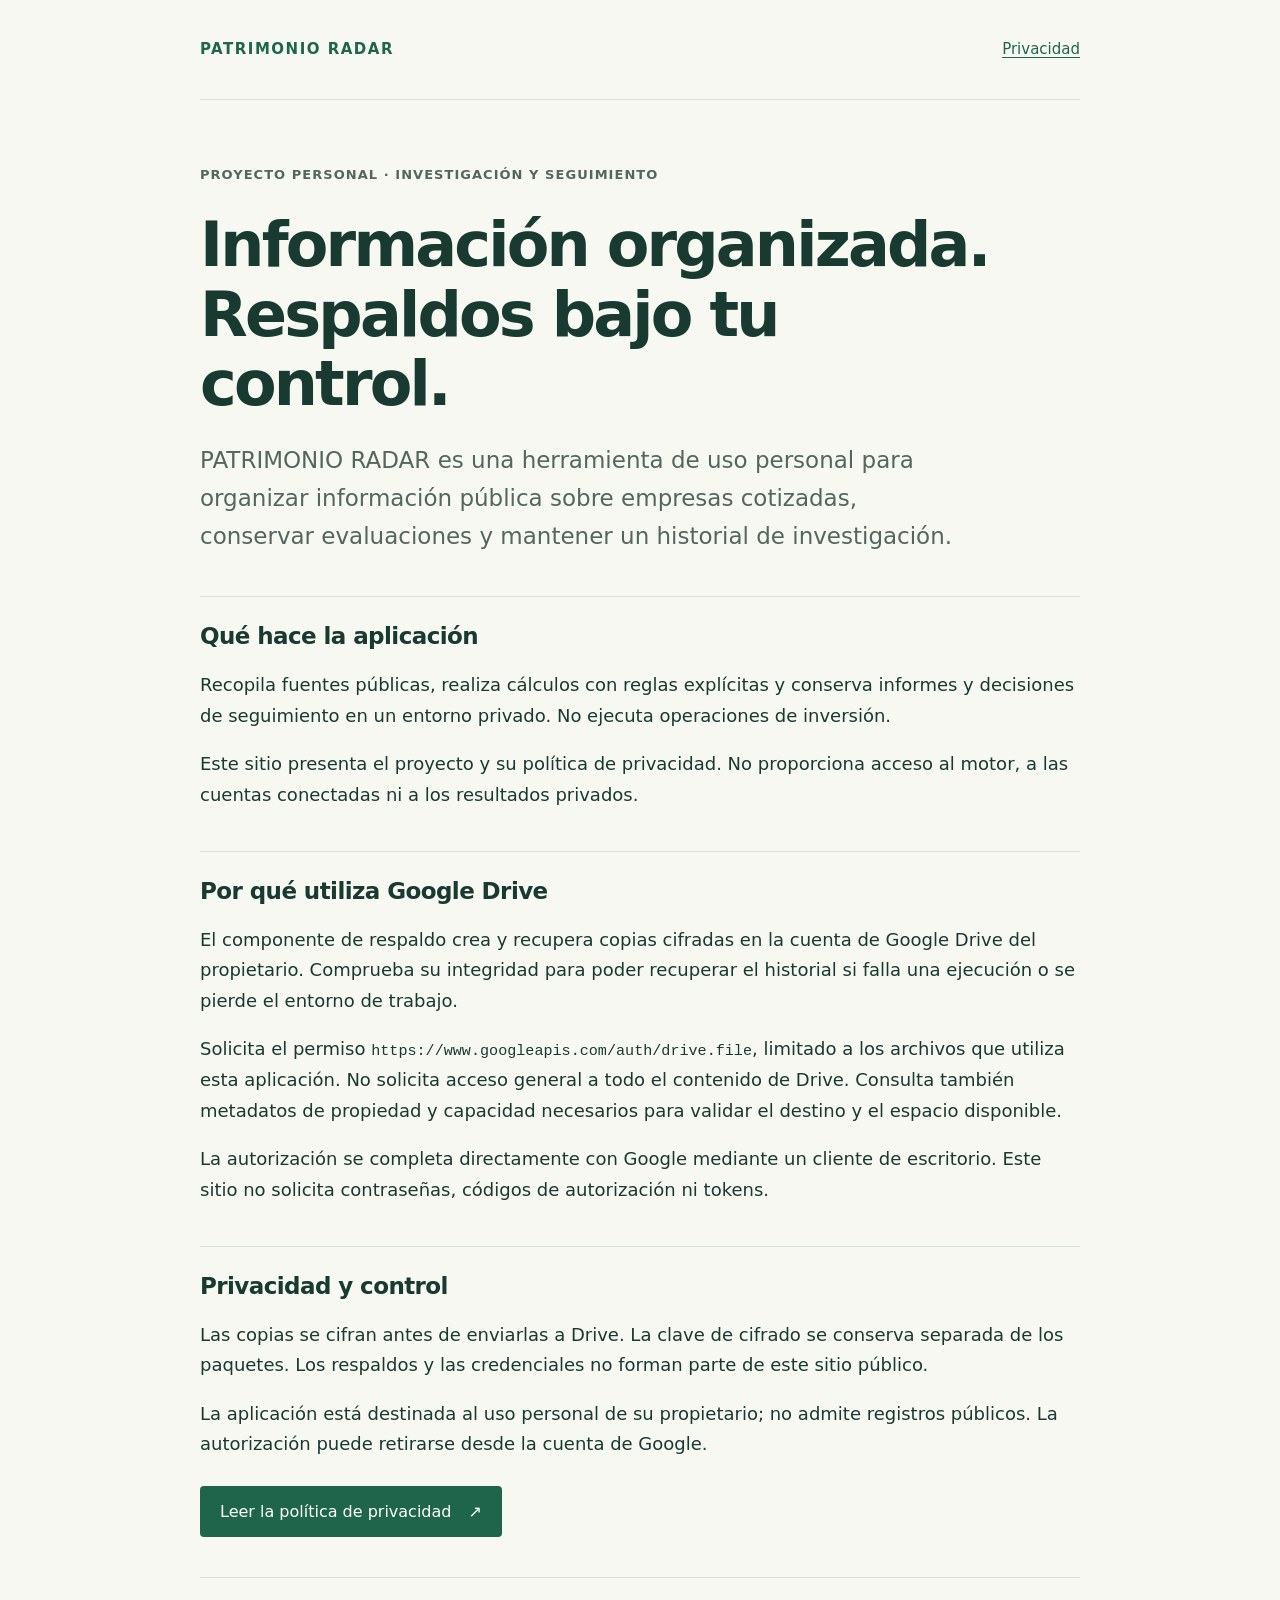
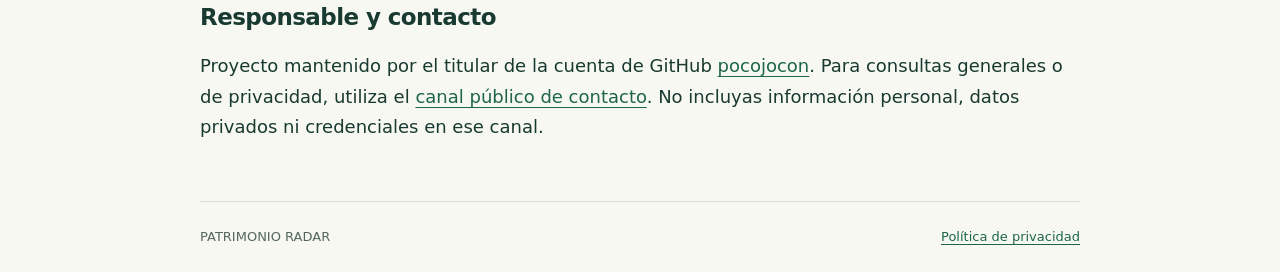
<file: index.html>
<!doctype html>
<html lang="es">
<head>
  <meta charset="utf-8">
  <meta name="viewport" content="width=device-width, initial-scale=1">
  <meta name="description" content="PATRIMONIO RADAR: herramienta personal de investigación y seguimiento de empresas, con respaldos privados cifrados en Google Drive.">
  <title>PATRIMONIO RADAR · Presentación</title>
  <link rel="stylesheet" href="styles.css">
</head>
<body>
  <a class="skip" href="#contenido">Saltar al contenido</a>
  <header class="shell"><a class="brand" href="./">PATRIMONIO RADAR</a><nav aria-label="Navegación"><a href="privacy.html">Privacidad</a></nav></header>
  <main class="shell" id="contenido">
    <p class="eyebrow">Proyecto personal · Investigación y seguimiento</p>
    <h1>Información organizada.<br>Respaldos bajo tu control.</h1>
    <p class="intro">PATRIMONIO RADAR es una herramienta de uso personal para organizar información pública sobre empresas cotizadas, conservar evaluaciones y mantener un historial de investigación.</p>
    <section aria-labelledby="funcion"><h2 id="funcion">Qué hace la aplicación</h2>
      <p>Recopila fuentes públicas, realiza cálculos con reglas explícitas y conserva informes y decisiones de seguimiento en un entorno privado. No ejecuta operaciones de inversión.</p>
      <p>Este sitio presenta el proyecto y su política de privacidad. No proporciona acceso al motor, a las cuentas conectadas ni a los resultados privados.</p>
    </section>
    <section aria-labelledby="google"><h2 id="google">Por qué utiliza Google Drive</h2>
      <p>El componente de respaldo crea y recupera copias cifradas en la cuenta de Google Drive del propietario. Comprueba su integridad para poder recuperar el historial si falla una ejecución o se pierde el entorno de trabajo.</p>
      <p>Solicita el permiso <code>https://www.googleapis.com/auth/drive.file</code>, limitado a los archivos que utiliza esta aplicación. No solicita acceso general a todo el contenido de Drive. Consulta también metadatos de propiedad y capacidad necesarios para validar el destino y el espacio disponible.</p>
      <p>La autorización se completa directamente con Google mediante un cliente de escritorio. Este sitio no solicita contraseñas, códigos de autorización ni tokens.</p>
    </section>
    <section aria-labelledby="control"><h2 id="control">Privacidad y control</h2>
      <p>Las copias se cifran antes de enviarlas a Drive. La clave de cifrado se conserva separada de los paquetes. Los respaldos y las credenciales no forman parte de este sitio público.</p>
      <p>La aplicación está destinada al uso personal de su propietario; no admite registros públicos. La autorización puede retirarse desde la cuenta de Google.</p>
      <a class="button" href="privacy.html">Leer la política de privacidad <span aria-hidden="true">↗</span></a>
    </section>
    <section aria-labelledby="contacto"><h2 id="contacto">Responsable y contacto</h2>
      <p>Proyecto mantenido por el titular de la cuenta de GitHub <a href="https://github.com/pocojocon">pocojocon</a>. Para consultas generales o de privacidad, utiliza el <a href="https://github.com/pocojocon/pocojocon.github.io/issues/new">canal público de contacto</a>. No incluyas información personal, datos privados ni credenciales en ese canal.</p>
    </section>
  </main>
  <footer class="shell"><span>PATRIMONIO RADAR</span><a href="privacy.html">Política de privacidad</a></footer>
</body>
</html>
</file>
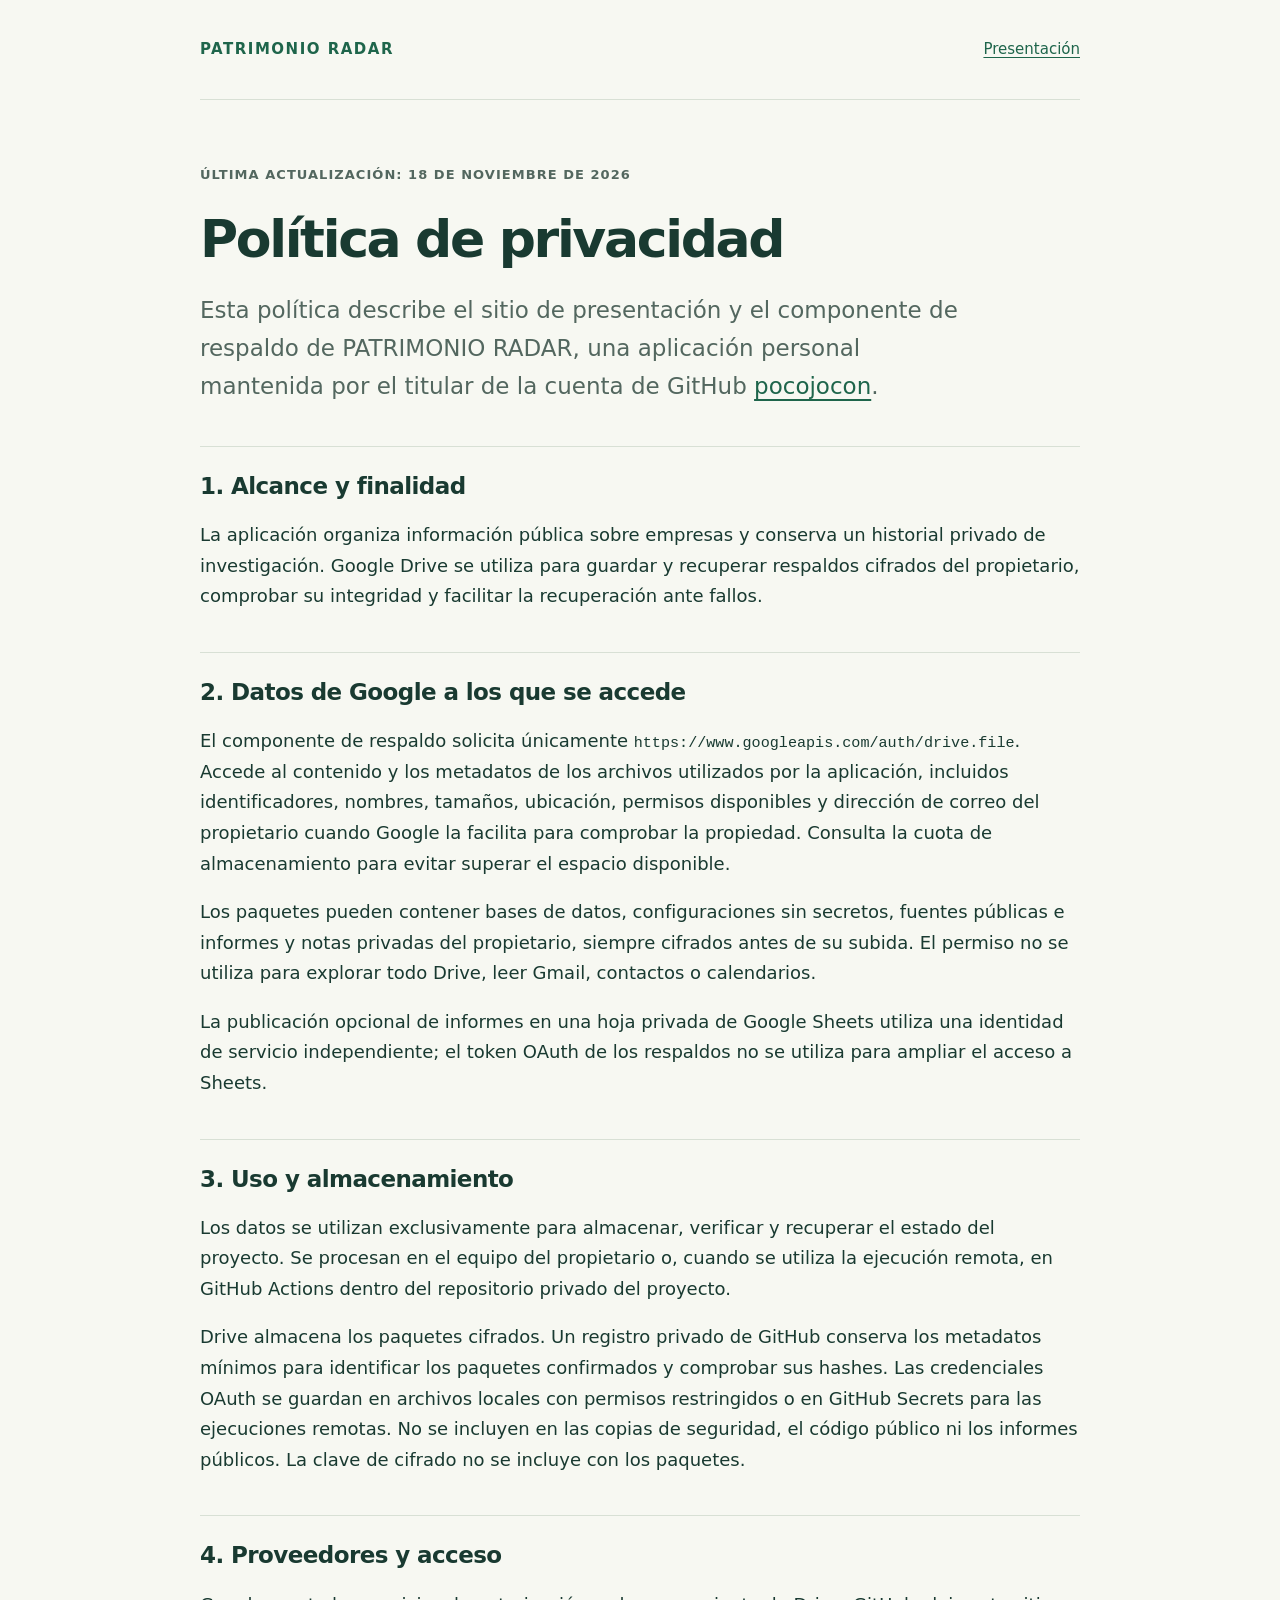
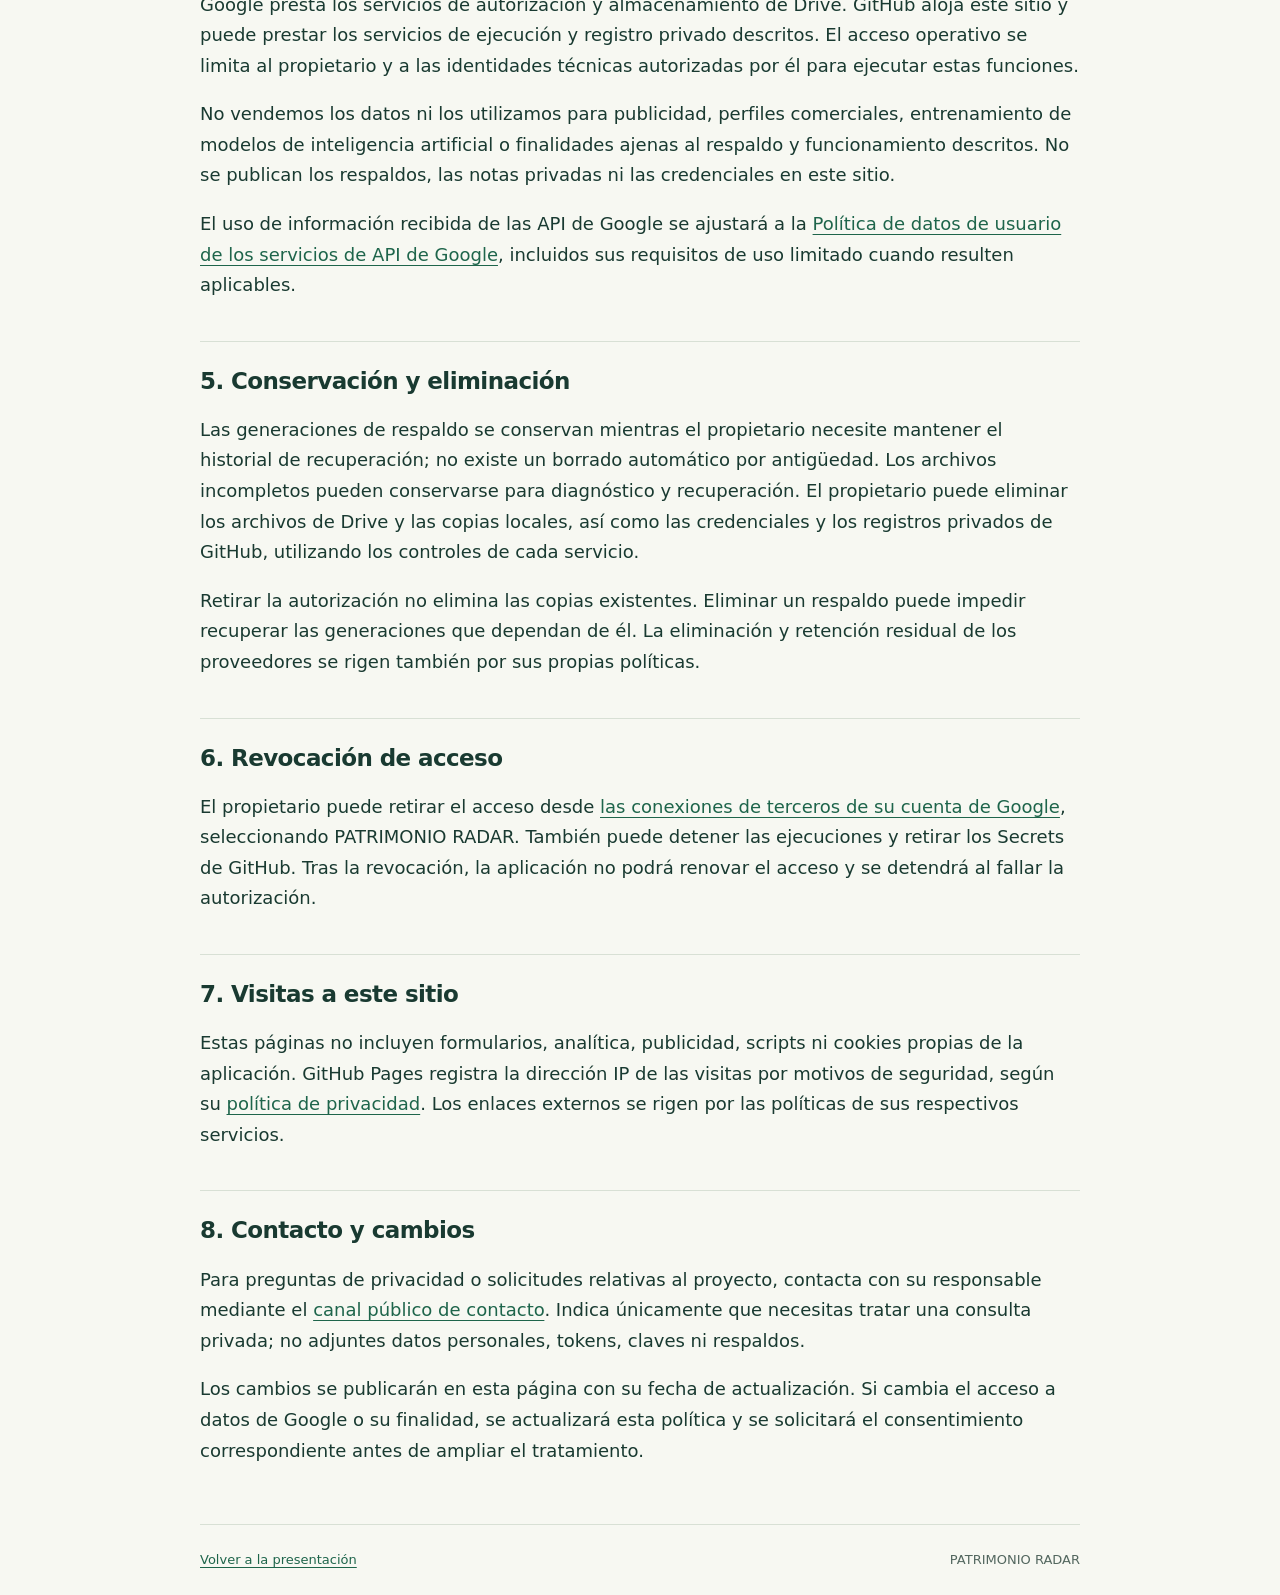
<file: privacy.html>
<!doctype html>
<html lang="es">
<head>
  <meta charset="utf-8">
  <meta name="viewport" content="width=device-width, initial-scale=1">
  <meta name="description" content="Política de privacidad de PATRIMONIO RADAR: uso de Google Drive, cifrado, conservación, revocación y contacto.">
  <title>PATRIMONIO RADAR · Política de privacidad</title>
  <link rel="stylesheet" href="styles.css">
</head>
<body>
  <a class="skip" href="#contenido">Saltar al contenido</a>
  <header class="shell"><a class="brand" href="./">PATRIMONIO RADAR</a><nav aria-label="Navegación"><a href="./">Presentación</a></nav></header>
  <main class="shell policy" id="contenido">
    <p class="eyebrow">Última actualización: 18 de noviembre de 2026</p>
    <h1>Política de privacidad</h1>
    <p class="intro">Esta política describe el sitio de presentación y el componente de respaldo de PATRIMONIO RADAR, una aplicación personal mantenida por el titular de la cuenta de GitHub <a href="https://github.com/pocojocon">pocojocon</a>.</p>
    <section><h2>1. Alcance y finalidad</h2>
      <p>La aplicación organiza información pública sobre empresas y conserva un historial privado de investigación. Google Drive se utiliza para guardar y recuperar respaldos cifrados del propietario, comprobar su integridad y facilitar la recuperación ante fallos.</p>
    </section>
    <section><h2>2. Datos de Google a los que se accede</h2>
      <p>El componente de respaldo solicita únicamente <code>https://www.googleapis.com/auth/drive.file</code>. Accede al contenido y los metadatos de los archivos utilizados por la aplicación, incluidos identificadores, nombres, tamaños, ubicación, permisos disponibles y dirección de correo del propietario cuando Google la facilita para comprobar la propiedad. Consulta la cuota de almacenamiento para evitar superar el espacio disponible.</p>
      <p>Los paquetes pueden contener bases de datos, configuraciones sin secretos, fuentes públicas e informes y notas privadas del propietario, siempre cifrados antes de su subida. El permiso no se utiliza para explorar todo Drive, leer Gmail, contactos o calendarios.</p>
      <p>La publicación opcional de informes en una hoja privada de Google Sheets utiliza una identidad de servicio independiente; el token OAuth de los respaldos no se utiliza para ampliar el acceso a Sheets.</p>
    </section>
    <section><h2>3. Uso y almacenamiento</h2>
      <p>Los datos se utilizan exclusivamente para almacenar, verificar y recuperar el estado del proyecto. Se procesan en el equipo del propietario o, cuando se utiliza la ejecución remota, en GitHub Actions dentro del repositorio privado del proyecto.</p>
      <p>Drive almacena los paquetes cifrados. Un registro privado de GitHub conserva los metadatos mínimos para identificar los paquetes confirmados y comprobar sus hashes. Las credenciales OAuth se guardan en archivos locales con permisos restringidos o en GitHub Secrets para las ejecuciones remotas. No se incluyen en las copias de seguridad, el código público ni los informes públicos. La clave de cifrado no se incluye con los paquetes.</p>
    </section>
    <section><h2>4. Proveedores y acceso</h2>
      <p>Google presta los servicios de autorización y almacenamiento de Drive. GitHub aloja este sitio y puede prestar los servicios de ejecución y registro privado descritos. El acceso operativo se limita al propietario y a las identidades técnicas autorizadas por él para ejecutar estas funciones.</p>
      <p>No vendemos los datos ni los utilizamos para publicidad, perfiles comerciales, entrenamiento de modelos de inteligencia artificial o finalidades ajenas al respaldo y funcionamiento descritos. No se publican los respaldos, las notas privadas ni las credenciales en este sitio.</p>
      <p>El uso de información recibida de las API de Google se ajustará a la <a href="https://developers.google.com/terms/api-services-user-data-policy">Política de datos de usuario de los servicios de API de Google</a>, incluidos sus requisitos de uso limitado cuando resulten aplicables.</p>
    </section>
    <section><h2>5. Conservación y eliminación</h2>
      <p>Las generaciones de respaldo se conservan mientras el propietario necesite mantener el historial de recuperación; no existe un borrado automático por antigüedad. Los archivos incompletos pueden conservarse para diagnóstico y recuperación. El propietario puede eliminar los archivos de Drive y las copias locales, así como las credenciales y los registros privados de GitHub, utilizando los controles de cada servicio.</p>
      <p>Retirar la autorización no elimina las copias existentes. Eliminar un respaldo puede impedir recuperar las generaciones que dependan de él. La eliminación y retención residual de los proveedores se rigen también por sus propias políticas.</p>
    </section>
    <section><h2>6. Revocación de acceso</h2>
      <p>El propietario puede retirar el acceso desde <a href="https://myaccount.google.com/connections">las conexiones de terceros de su cuenta de Google</a>, seleccionando PATRIMONIO RADAR. También puede detener las ejecuciones y retirar los Secrets de GitHub. Tras la revocación, la aplicación no podrá renovar el acceso y se detendrá al fallar la autorización.</p>
    </section>
    <section><h2>7. Visitas a este sitio</h2>
      <p>Estas páginas no incluyen formularios, analítica, publicidad, scripts ni cookies propias de la aplicación. GitHub Pages registra la dirección IP de las visitas por motivos de seguridad, según su <a href="https://docs.github.com/en/site-policy/privacy-policies/github-general-privacy-statement">política de privacidad</a>. Los enlaces externos se rigen por las políticas de sus respectivos servicios.</p>
    </section>
    <section><h2>8. Contacto y cambios</h2>
      <p>Para preguntas de privacidad o solicitudes relativas al proyecto, contacta con su responsable mediante el <a href="https://github.com/pocojocon/pocojocon.github.io/issues/new">canal público de contacto</a>. Indica únicamente que necesitas tratar una consulta privada; no adjuntes datos personales, tokens, claves ni respaldos.</p>
      <p>Los cambios se publicarán en esta página con su fecha de actualización. Si cambia el acceso a datos de Google o su finalidad, se actualizará esta política y se solicitará el consentimiento correspondiente antes de ampliar el tratamiento.</p>
    </section>
  </main>
  <footer class="shell"><a href="./">Volver a la presentación</a><span>PATRIMONIO RADAR</span></footer>
</body>
</html>
</file>
<file: styles.css>
:root { color-scheme: light; --paper: #f7f8f2; --ink: #193a31; --muted: #53675f; --line: #d8e0d5; --accent: #1e654b; }
* { box-sizing: border-box; }
html { scroll-behavior: smooth; }
body { margin: 0; background: var(--paper); color: var(--ink); font: 18px/1.7 system-ui, sans-serif; }
.shell { width: min(880px, calc(100% - 48px)); margin-inline: auto; }
header { min-height: 100px; display: flex; align-items: center; justify-content: space-between; gap: 24px; border-bottom: 1px solid var(--line); }
a { color: var(--accent); text-underline-offset: .2em; overflow-wrap: anywhere; }
a:hover { color: #123c2b; }
a:focus-visible { outline: 3px solid #b76c21; outline-offset: 5px; }
.brand { font-size: 15px; font-weight: 800; letter-spacing: .1em; text-decoration: none; }
nav { font-size: 15px; }
main { padding-block: 64px 40px; }
.eyebrow { color: var(--muted); font-size: 13px; font-weight: 700; letter-spacing: .08em; text-transform: uppercase; }
h1 { font-size: clamp(34px, 5.4vw, 62px); line-height: 1.12; letter-spacing: -.045em; max-width: 800px; margin: 24px 0; }
.intro { font-size: clamp(19px, 2.5vw, 23px); line-height: 1.65; color: var(--muted); max-width: 760px; }
section { border-top: 1px solid var(--line); margin-top: 40px; padding-top: 24px; }
h2 { font-size: 23px; line-height: 1.35; margin: 0 0 18px; letter-spacing: -.025em; }
p { margin-block: 0 18px; }
code { font-size: .84em; overflow-wrap: anywhere; }
.button { display: inline-block; background: var(--accent); color: white; padding: 12px 20px; border-radius: 4px; text-decoration: none; font-size: 16px; margin-top: 8px; }
.button:hover { background: #123c2b; color: white; }
.button span { margin-left: 12px; }
footer { border-top: 1px solid var(--line); padding-block: 24px; display: flex; justify-content: space-between; gap: 20px; flex-wrap: wrap; color: var(--muted); font-size: 13px; }
.policy h1 { font-size: clamp(34px, 5vw, 52px); }
.skip { position: absolute; top: -100px; padding: 8px 16px; background: white; }
.skip:focus { top: 8px; left: 8px; }
@media (max-width: 520px) { .shell { width: calc(100% - 32px); } header { min-height: 85px; gap: 12px; } .brand { font-size: 12px; } nav { font-size: 14px; } main { padding-top: 40px; } body { font-size: 16px; } }
</file>
